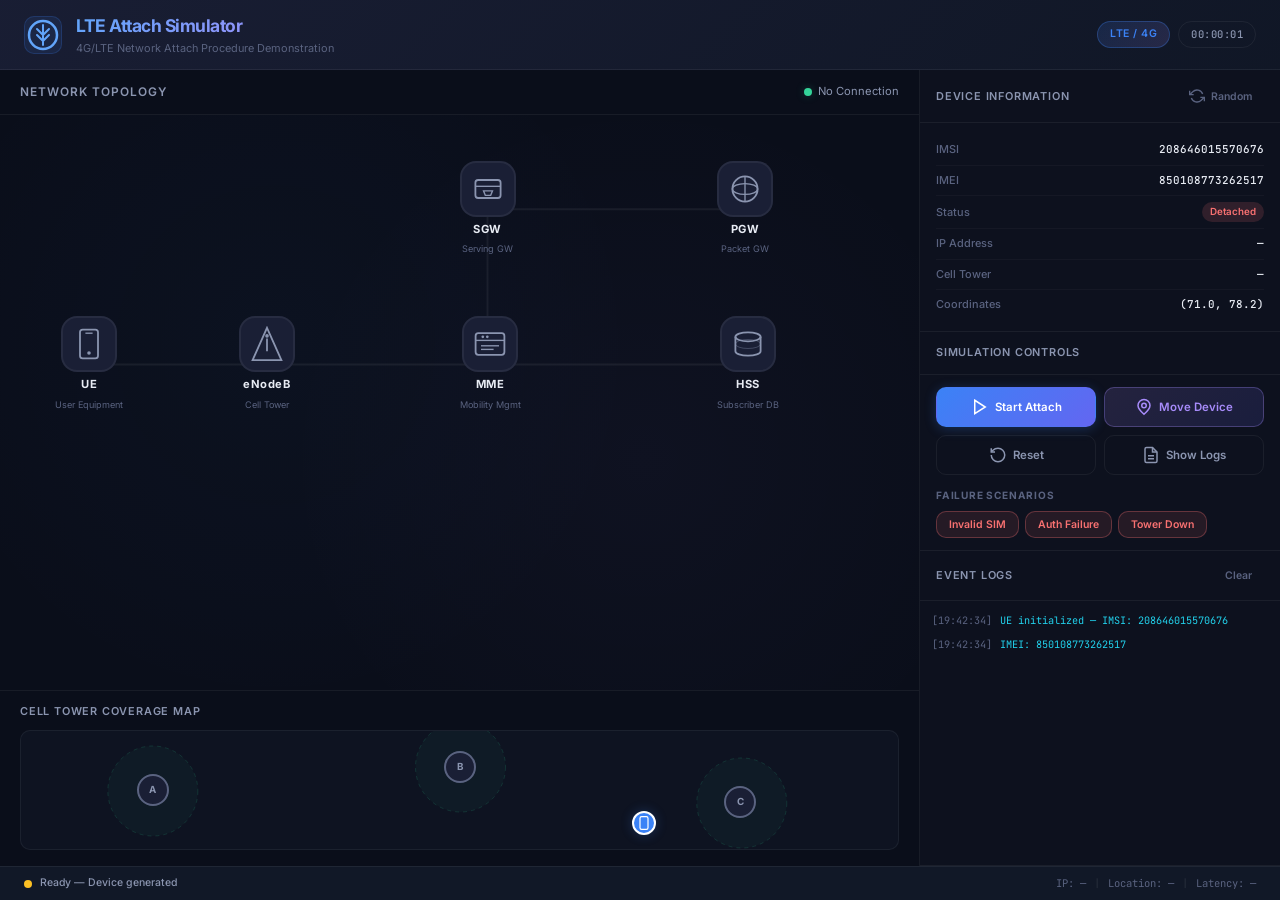
<file: index.html>
<!DOCTYPE html>
<html lang="en">
<head>
  <meta charset="UTF-8">
  <meta name="viewport" content="width=device-width, initial-scale=1.0">
  <meta name="description" content="Interactive LTE Network Attach Procedure Simulator - Demonstrates UE authentication, session creation, and location tracking in an LTE network.">
  <title>LTE Network Attach Simulator</title>
  <link rel="preconnect" href="https://fonts.googleapis.com">
  <link href="https://fonts.googleapis.com/css2?family=Inter:wght@300;400;500;600;700;800&family=JetBrains+Mono:wght@400;500&display=swap" rel="stylesheet">
  <link rel="stylesheet" href="index.css">
</head>
<body>
  <div class="app">
    <!-- Header -->
    <header class="header">
      <div class="header-left">
        <div class="logo">
          <svg width="32" height="32" viewBox="0 0 32 32" fill="none">
            <circle cx="16" cy="16" r="14" stroke="url(#logoGrad)" stroke-width="2.5"/>
            <path d="M16 6 L16 26 M10 10 L16 16 L22 10 M10 16 L16 22 L22 16" stroke="url(#logoGrad)" stroke-width="2" stroke-linecap="round" stroke-linejoin="round"/>
            <defs><linearGradient id="logoGrad" x1="0" y1="0" x2="32" y2="32"><stop stop-color="#60a5fa"/><stop offset="1" stop-color="#a78bfa"/></linearGradient></defs>
          </svg>
        </div>
        <div>
          <h1 class="header-title">LTE Attach Simulator</h1>
          <p class="header-subtitle">4G/LTE Network Attach Procedure Demonstration</p>
        </div>
      </div>
      <div class="header-right">
        <span class="badge" id="networkMode">LTE / 4G</span>
        <span class="badge badge-outline" id="simClock">00:00:00</span>
      </div>
    </header>

    <!-- Main Content -->
    <main class="main">
      <!-- Left: Network Topology -->
      <section class="topology-panel" id="topologyPanel">
        <div class="panel-header">
          <h2>Network Topology</h2>
          <div class="tower-indicator">
            <span class="dot dot-green"></span>
            <span id="currentTower">No Connection</span>
          </div>
        </div>
        <div class="topology-canvas" id="topologyCanvas">
          <!-- SVG connections drawn by JS -->
          <svg class="topology-svg" id="topologySvg"></svg>

          <!-- Network Nodes -->
          <div class="node" id="node-ue" data-label="UE">
            <div class="node-icon">
              <svg viewBox="0 0 40 40"><rect x="10" y="4" width="20" height="32" rx="3" stroke="currentColor" stroke-width="2" fill="none"/><circle cx="20" cy="30" r="2" fill="currentColor"/><line x1="16" y1="8" x2="24" y2="8" stroke="currentColor" stroke-width="1.5"/></svg>
            </div>
            <span class="node-name">UE</span>
            <span class="node-sub">User Equipment</span>
          </div>

          <div class="node" id="node-enodeb" data-label="eNodeB">
            <div class="node-icon">
              <svg viewBox="0 0 40 40"><polygon points="20,2 36,38 4,38" stroke="currentColor" stroke-width="2" fill="none"/><line x1="20" y1="14" x2="20" y2="28" stroke="currentColor" stroke-width="2"/><circle cx="20" cy="11" r="2" fill="currentColor"/></svg>
            </div>
            <span class="node-name">eNodeB</span>
            <span class="node-sub">Cell Tower</span>
          </div>

          <div class="node" id="node-mme" data-label="MME">
            <div class="node-icon">
              <svg viewBox="0 0 40 40"><rect x="4" y="8" width="32" height="24" rx="3" stroke="currentColor" stroke-width="2" fill="none"/><line x1="4" y1="16" x2="36" y2="16" stroke="currentColor" stroke-width="1.5"/><circle cx="12" cy="12" r="1.5" fill="currentColor"/><circle cx="17" cy="12" r="1.5" fill="currentColor"/><line x1="10" y1="22" x2="30" y2="22" stroke="currentColor" stroke-width="1.5"/><line x1="10" y1="26" x2="24" y2="26" stroke="currentColor" stroke-width="1.5"/></svg>
            </div>
            <span class="node-name">MME</span>
            <span class="node-sub">Mobility Mgmt</span>
          </div>

          <div class="node" id="node-hss" data-label="HSS">
            <div class="node-icon">
              <svg viewBox="0 0 40 40"><ellipse cx="20" cy="12" rx="14" ry="5" stroke="currentColor" stroke-width="2" fill="none"/><path d="M6 12 v16 a14 5 0 0 0 28 0 v-16" stroke="currentColor" stroke-width="2" fill="none"/><ellipse cx="20" cy="20" rx="14" ry="5" stroke="currentColor" stroke-width="1" fill="none" opacity="0.4"/></svg>
            </div>
            <span class="node-name">HSS</span>
            <span class="node-sub">Subscriber DB</span>
          </div>

          <div class="node" id="node-sgw" data-label="SGW">
            <div class="node-icon">
              <svg viewBox="0 0 40 40"><rect x="6" y="10" width="28" height="20" rx="3" stroke="currentColor" stroke-width="2" fill="none"/><line x1="6" y1="17" x2="34" y2="17" stroke="currentColor" stroke-width="1.5"/><polygon points="15,22 25,22 23,27 17,27" stroke="currentColor" stroke-width="1.5" fill="none"/></svg>
            </div>
            <span class="node-name">SGW</span>
            <span class="node-sub">Serving GW</span>
          </div>

          <div class="node" id="node-pgw" data-label="PGW">
            <div class="node-icon">
              <svg viewBox="0 0 40 40"><circle cx="20" cy="20" r="14" stroke="currentColor" stroke-width="2" fill="none"/><ellipse cx="20" cy="20" rx="14" ry="6" stroke="currentColor" stroke-width="1.5" fill="none"/><line x1="20" y1="6" x2="20" y2="34" stroke="currentColor" stroke-width="1.5"/></svg>
            </div>
            <span class="node-name">PGW</span>
            <span class="node-sub">Packet GW</span>
          </div>

          <!-- Message Arrow (animated) -->
          <div class="message-arrow" id="messageArrow">
            <span class="message-text" id="messageText"></span>
          </div>
        </div>

        <!-- Tower Map -->
        <div class="tower-map" id="towerMap">
          <h3>Cell Tower Coverage Map</h3>
          <div class="map-canvas" id="mapCanvas">
            <svg class="map-svg" id="mapSvg"></svg>
            <div class="tower-dot" id="tower-a" data-tower="Tower A">A</div>
            <div class="tower-dot" id="tower-b" data-tower="Tower B">B</div>
            <div class="tower-dot" id="tower-c" data-tower="Tower C">C</div>
            <div class="device-dot" id="deviceDot">
              <svg viewBox="0 0 20 20" width="16" height="16"><rect x="5" y="2" width="10" height="16" rx="2" stroke="currentColor" stroke-width="1.5" fill="none"/></svg>
            </div>
          </div>
        </div>
      </section>

      <!-- Right: Controls + Logs -->
      <aside class="side-panel">
        <!-- Device Info -->
        <div class="card device-card" id="deviceCard">
          <div class="card-header">
            <h3>Device Information</h3>
            <button class="btn btn-sm btn-ghost" id="btnRandomDevice" title="Generate Random Device">
              <svg width="16" height="16" viewBox="0 0 24 24" fill="none" stroke="currentColor" stroke-width="2"><path d="M1 4v6h6M23 20v-6h-6"/><path d="M20.49 9A9 9 0 0 0 5.64 5.64L1 10m22 4l-4.64 4.36A9 9 0 0 1 3.51 15"/></svg>
              Random
            </button>
          </div>
          <div class="device-info">
            <div class="info-row"><span class="info-label">IMSI</span><span class="info-value" id="infoIMSI">—</span></div>
            <div class="info-row"><span class="info-label">IMEI</span><span class="info-value" id="infoIMEI">—</span></div>
            <div class="info-row"><span class="info-label">Status</span><span class="info-value status-badge" id="infoStatus">Detached</span></div>
            <div class="info-row"><span class="info-label">IP Address</span><span class="info-value" id="infoIP">—</span></div>
            <div class="info-row"><span class="info-label">Cell Tower</span><span class="info-value" id="infoTower">—</span></div>
            <div class="info-row"><span class="info-label">Coordinates</span><span class="info-value" id="infoCoords">—</span></div>
          </div>
        </div>

        <!-- Controls -->
        <div class="card controls-card">
          <div class="card-header"><h3>Simulation Controls</h3></div>
          <div class="controls-grid">
            <button class="btn btn-primary" id="btnAttach">
              <svg width="18" height="18" viewBox="0 0 24 24" fill="none" stroke="currentColor" stroke-width="2"><polygon points="5 3 19 12 5 21 5 3"/></svg>
              Start Attach
            </button>
            <button class="btn btn-secondary" id="btnMove">
              <svg width="18" height="18" viewBox="0 0 24 24" fill="none" stroke="currentColor" stroke-width="2"><circle cx="12" cy="10" r="3"/><path d="M12 21.7C17.3 17 20 13 20 10a8 8 0 1 0-16 0c0 3 2.7 7 8 11.7z"/></svg>
              Move Device
            </button>
            <button class="btn btn-outline" id="btnReset">
              <svg width="18" height="18" viewBox="0 0 24 24" fill="none" stroke="currentColor" stroke-width="2"><path d="M3 12a9 9 0 1 0 9-9 9.75 9.75 0 0 0-6.74 2.74L3 8"/><path d="M3 3v5h5"/></svg>
              Reset
            </button>
            <button class="btn btn-outline" id="btnLogs">
              <svg width="18" height="18" viewBox="0 0 24 24" fill="none" stroke="currentColor" stroke-width="2"><path d="M14 2H6a2 2 0 0 0-2 2v16a2 2 0 0 0 2 2h12a2 2 0 0 0 2-2V8z"/><polyline points="14 2 14 8 20 8"/><line x1="16" y1="13" x2="8" y2="13"/><line x1="16" y1="17" x2="8" y2="17"/></svg>
              Show Logs
            </button>
          </div>
          <div class="failure-controls">
            <h4>Failure Scenarios</h4>
            <div class="failure-btns">
              <button class="btn btn-danger btn-sm" id="btnInvalidSIM">Invalid SIM</button>
              <button class="btn btn-danger btn-sm" id="btnAuthFail">Auth Failure</button>
              <button class="btn btn-danger btn-sm" id="btnTowerDown">Tower Down</button>
            </div>
          </div>
        </div>

        <!-- Logs -->
        <div class="card logs-card" id="logsCard">
          <div class="card-header">
            <h3>Event Logs</h3>
            <button class="btn btn-sm btn-ghost" id="btnClearLogs">Clear</button>
          </div>
          <div class="logs-container" id="logsContainer">
            <div class="log-placeholder">Click <strong>Start Attach</strong> to begin simulation...</div>
          </div>
        </div>
      </aside>
    </main>

    <!-- Status Bar -->
    <footer class="status-bar">
      <div class="status-left">
        <span class="status-dot" id="statusDot"></span>
        <span id="statusText">Ready — Generate a device to begin</span>
      </div>
      <div class="status-right">
        <span id="statusIP">IP: —</span>
        <span class="status-sep">|</span>
        <span id="statusLocation">Location: —</span>
        <span class="status-sep">|</span>
        <span id="statusLatency">Latency: —</span>
      </div>
    </footer>
  </div>

  <script src="app.js"></script>
</body>
</html>
</file>
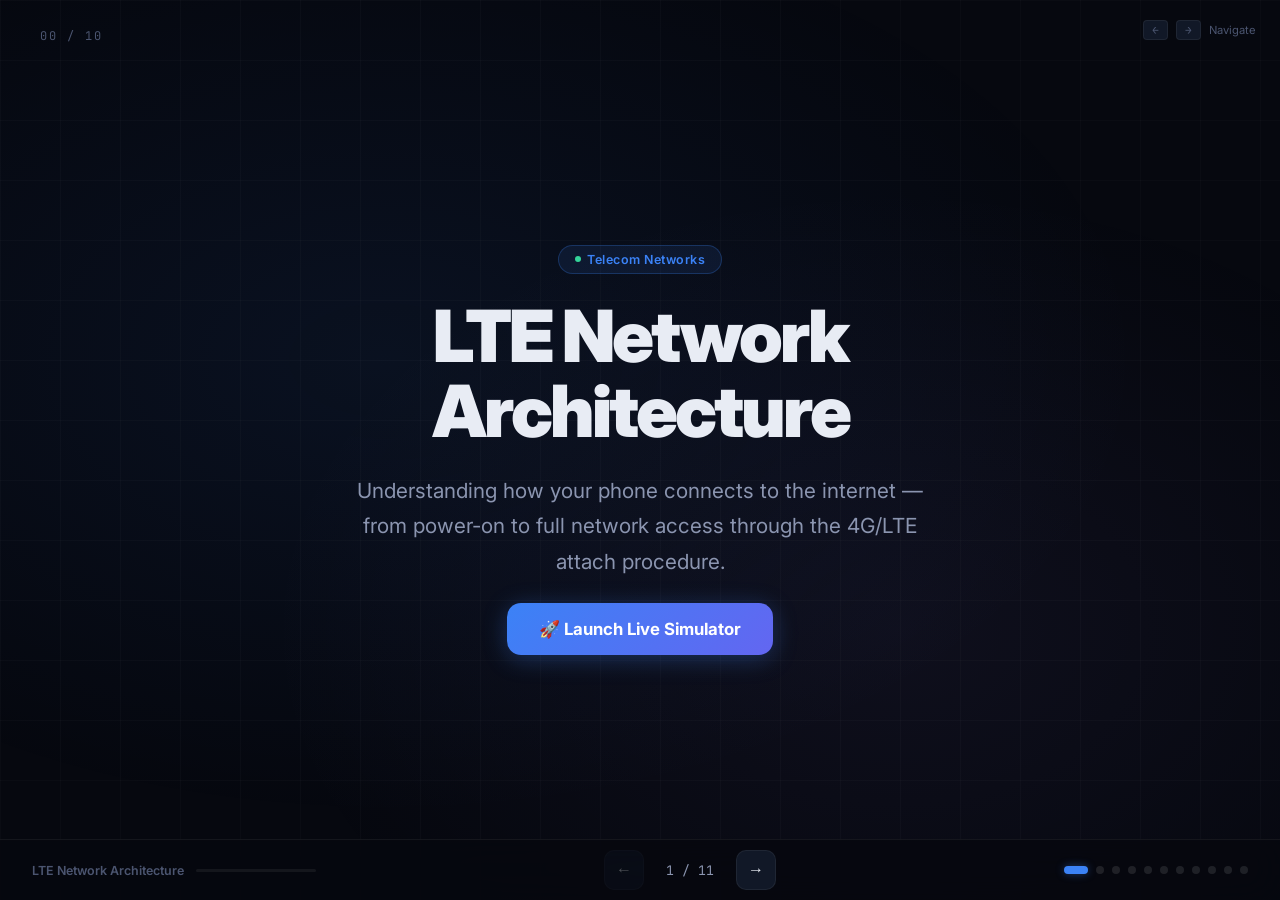
<file: presentation.html>
<!DOCTYPE html>
<html lang="en">
<head>
  <meta charset="UTF-8">
  <meta name="viewport" content="width=device-width, initial-scale=1.0">
  <title>LTE Network Architecture — Presentation</title>
  <link rel="preconnect" href="https://fonts.googleapis.com">
  <link href="https://fonts.googleapis.com/css2?family=Inter:wght@300;400;500;600;700;800;900&family=JetBrains+Mono:wght@400;500;600&display=swap" rel="stylesheet">
  <style>
    /* ===== RESET & BASE ===== */
    *, *::before, *::after { box-sizing: border-box; margin: 0; padding: 0; }

    :root {
      --bg: #06080f;
      --bg-card: #111827;
      --bg-elevated: #1a2035;
      --text: #e8ecf4;
      --text-dim: #8b95b0;
      --text-muted: #4b5570;
      --blue: #3b82f6;
      --cyan: #22d3ee;
      --purple: #a78bfa;
      --green: #34d399;
      --amber: #fbbf24;
      --red: #f87171;
      --pink: #f472b6;
      --border: rgba(255,255,255,0.06);
      --font: 'Inter', -apple-system, sans-serif;
      --mono: 'JetBrains Mono', monospace;
    }

    html, body {
      height: 100%;
      overflow: hidden;
      font-family: var(--font);
      background: var(--bg);
      color: var(--text);
    }

    /* ===== PRESENTATION CONTAINER ===== */
    .presentation {
      width: 100vw;
      height: 100vh;
      position: relative;
      overflow: hidden;
    }

    /* ===== SLIDE ===== */
    .slide {
      position: absolute;
      inset: 0;
      display: flex;
      flex-direction: column;
      justify-content: center;
      align-items: center;
      padding: 60px 80px;
      opacity: 0;
      transform: translateX(60px);
      transition: opacity 0.5s ease, transform 0.5s ease;
      pointer-events: none;
      overflow-y: auto;
    }

    .slide.active {
      opacity: 1;
      transform: translateX(0);
      pointer-events: auto;
      z-index: 10;
    }

    .slide.exit-left {
      opacity: 0;
      transform: translateX(-60px);
    }

    .slide.exit-right {
      opacity: 0;
      transform: translateX(60px);
    }

    /* ===== SLIDE BACKGROUNDS ===== */
    .slide::before {
      content: '';
      position: absolute;
      inset: 0;
      pointer-events: none;
      z-index: 0;
    }

    .slide > * { position: relative; z-index: 1; }

    .slide.bg-glow-blue::before {
      background: radial-gradient(ellipse at 30% 40%, rgba(59,130,246,0.08) 0%, transparent 60%),
                  radial-gradient(ellipse at 70% 70%, rgba(167,139,250,0.06) 0%, transparent 50%);
    }
    .slide.bg-glow-cyan::before {
      background: radial-gradient(ellipse at 50% 30%, rgba(34,211,238,0.07) 0%, transparent 55%),
                  radial-gradient(ellipse at 80% 80%, rgba(59,130,246,0.05) 0%, transparent 50%);
    }
    .slide.bg-glow-purple::before {
      background: radial-gradient(ellipse at 40% 50%, rgba(167,139,250,0.08) 0%, transparent 55%),
                  radial-gradient(ellipse at 70% 20%, rgba(244,114,182,0.05) 0%, transparent 50%);
    }
    .slide.bg-glow-green::before {
      background: radial-gradient(ellipse at 50% 50%, rgba(52,211,153,0.07) 0%, transparent 55%),
                  radial-gradient(ellipse at 20% 80%, rgba(34,211,238,0.04) 0%, transparent 50%);
    }
    .slide.bg-glow-amber::before {
      background: radial-gradient(ellipse at 60% 40%, rgba(251,191,36,0.06) 0%, transparent 55%),
                  radial-gradient(ellipse at 30% 70%, rgba(248,113,113,0.04) 0%, transparent 50%);
    }

    /* Grid overlay for some slides */
    .slide.bg-grid::after {
      content: '';
      position: absolute;
      inset: 0;
      background-image:
        linear-gradient(rgba(255,255,255,0.02) 1px, transparent 1px),
        linear-gradient(90deg, rgba(255,255,255,0.02) 1px, transparent 1px);
      background-size: 60px 60px;
      pointer-events: none;
      z-index: 0;
    }

    /* ===== TYPOGRAPHY ===== */
    .slide-number {
      position: absolute;
      top: 28px;
      left: 40px;
      font-family: var(--mono);
      font-size: 0.75rem;
      color: var(--text-muted);
      letter-spacing: 2px;
    }

    .kicker {
      font-size: 0.85rem;
      font-weight: 700;
      text-transform: uppercase;
      letter-spacing: 3px;
      margin-bottom: 16px;
    }

    .kicker.blue { color: var(--blue); }
    .kicker.cyan { color: var(--cyan); }
    .kicker.purple { color: var(--purple); }
    .kicker.green { color: var(--green); }
    .kicker.amber { color: var(--amber); }
    .kicker.red { color: var(--red); }
    .kicker.pink { color: var(--pink); }

    h1 {
      font-size: 3.5rem;
      font-weight: 900;
      line-height: 1.1;
      letter-spacing: -2px;
      margin-bottom: 20px;
      max-width: 900px;
      text-align: center;
    }

    h1 .grad-blue {
      background: linear-gradient(135deg, #60a5fa, #3b82f6);
      -webkit-background-clip: text; -webkit-text-fill-color: transparent;
      background-clip: text;
    }
    h1 .grad-cyan {
      background: linear-gradient(135deg, #22d3ee, #06b6d4);
      -webkit-background-clip: text; -webkit-text-fill-color: transparent;
      background-clip: text;
    }
    h1 .grad-purple {
      background: linear-gradient(135deg, #a78bfa, #8b5cf6);
      -webkit-background-clip: text; -webkit-text-fill-color: transparent;
      background-clip: text;
    }
    h1 .grad-green {
      background: linear-gradient(135deg, #34d399, #10b981);
      -webkit-background-clip: text; -webkit-text-fill-color: transparent;
      background-clip: text;
    }
    h1 .grad-amber {
      background: linear-gradient(135deg, #fbbf24, #f59e0b);
      -webkit-background-clip: text; -webkit-text-fill-color: transparent;
      background-clip: text;
    }
    h1 .grad-red {
      background: linear-gradient(135deg, #f87171, #ef4444);
      -webkit-background-clip: text; -webkit-text-fill-color: transparent;
      background-clip: text;
    }
    h1 .grad-multi {
      background: linear-gradient(135deg, #60a5fa, #a78bfa, #f472b6);
      -webkit-background-clip: text; -webkit-text-fill-color: transparent;
      background-clip: text;
    }

    h2 {
      font-size: 2.2rem;
      font-weight: 800;
      line-height: 1.2;
      letter-spacing: -1px;
      margin-bottom: 12px;
      text-align: center;
    }

    h3 {
      font-size: 1.3rem;
      font-weight: 700;
      margin-bottom: 8px;
    }

    .subtitle {
      font-size: 1.2rem;
      color: var(--text-dim);
      line-height: 1.7;
      max-width: 700px;
      text-align: center;
      font-weight: 400;
    }

    .content { max-width: 1100px; width: 100%; }

    /* ===== CARDS GRID ===== */
    .cards {
      display: grid;
      gap: 16px;
      margin-top: 32px;
      width: 100%;
      max-width: 1100px;
    }

    .cards.cols-2 { grid-template-columns: 1fr 1fr; }
    .cards.cols-3 { grid-template-columns: 1fr 1fr 1fr; }
    .cards.cols-4 { grid-template-columns: 1fr 1fr 1fr 1fr; }

    .card {
      background: var(--bg-card);
      border: 1px solid var(--border);
      border-radius: 16px;
      padding: 28px 24px;
      transition: transform 0.3s ease, box-shadow 0.3s ease, border-color 0.3s ease;
    }

    .card:hover {
      transform: translateY(-4px);
      box-shadow: 0 12px 40px rgba(0,0,0,0.3);
    }

    .card.blue-card:hover { border-color: rgba(59,130,246,0.4); }
    .card.cyan-card:hover { border-color: rgba(34,211,238,0.4); }
    .card.purple-card:hover { border-color: rgba(167,139,250,0.4); }
    .card.green-card:hover { border-color: rgba(52,211,153,0.4); }
    .card.amber-card:hover { border-color: rgba(251,191,36,0.4); }
    .card.red-card:hover { border-color: rgba(248,113,113,0.4); }

    .card-icon {
      width: 48px;
      height: 48px;
      border-radius: 12px;
      display: flex;
      align-items: center;
      justify-content: center;
      margin-bottom: 16px;
      font-size: 1.5rem;
    }

    .card-icon.bg-blue { background: rgba(59,130,246,0.12); color: var(--blue); }
    .card-icon.bg-cyan { background: rgba(34,211,238,0.12); color: var(--cyan); }
    .card-icon.bg-purple { background: rgba(167,139,250,0.12); color: var(--purple); }
    .card-icon.bg-green { background: rgba(52,211,153,0.12); color: var(--green); }
    .card-icon.bg-amber { background: rgba(251,191,36,0.12); color: var(--amber); }
    .card-icon.bg-red { background: rgba(248,113,113,0.12); color: var(--red); }
    .card-icon.bg-pink { background: rgba(244,114,182,0.12); color: var(--pink); }

    .card h3 { font-size: 1.1rem; margin-bottom: 8px; }
    .card p { font-size: 0.88rem; color: var(--text-dim); line-height: 1.6; }

    .card .tag {
      display: inline-block;
      font-size: 0.7rem;
      font-weight: 600;
      padding: 3px 10px;
      border-radius: 8px;
      margin-top: 10px;
      text-transform: uppercase;
      letter-spacing: 0.5px;
    }

    .tag.blue { background: rgba(59,130,246,0.12); color: var(--blue); }
    .tag.cyan { background: rgba(34,211,238,0.12); color: var(--cyan); }
    .tag.green { background: rgba(52,211,153,0.12); color: var(--green); }
    .tag.purple { background: rgba(167,139,250,0.12); color: var(--purple); }
    .tag.amber { background: rgba(251,191,36,0.12); color: var(--amber); }
    .tag.red { background: rgba(248,113,113,0.12); color: var(--red); }

    /* ===== DIAGRAM: Network Architecture ===== */
    .arch-diagram {
      display: flex;
      align-items: center;
      justify-content: center;
      gap: 12px;
      margin: 36px 0 20px;
      flex-wrap: wrap;
    }

    .arch-node {
      display: flex;
      flex-direction: column;
      align-items: center;
      gap: 8px;
      padding: 16px 20px;
      background: var(--bg-card);
      border: 2px solid var(--border);
      border-radius: 16px;
      min-width: 100px;
      transition: all 0.3s ease;
      cursor: pointer;
      appearance: none;
      color: inherit;
      font: inherit;
    }

    .arch-node:hover {
      transform: scale(1.05);
    }

    .arch-node:focus-visible {
      outline: 2px solid var(--cyan);
      outline-offset: 3px;
    }

    .arch-node.is-active {
      border-color: rgba(34,211,238,0.5);
      box-shadow: 0 0 22px rgba(34,211,238,0.12);
      transform: scale(1.06);
    }

    .arch-node .icon {
      font-size: 2rem;
    }

    .arch-node .label {
      font-weight: 700;
      font-size: 0.95rem;
    }

    .arch-node .desc {
      font-size: 0.7rem;
      color: var(--text-muted);
      text-align: center;
    }

    .arch-node.blue { border-color: rgba(59,130,246,0.4); }
    .arch-node.cyan { border-color: rgba(34,211,238,0.4); }
    .arch-node.purple { border-color: rgba(167,139,250,0.4); }
    .arch-node.green { border-color: rgba(52,211,153,0.4); }
    .arch-node.amber { border-color: rgba(251,191,36,0.4); }
    .arch-node.red { border-color: rgba(248,113,113,0.4); }

    .arch-arrow {
      font-size: 1.5rem;
      color: var(--text-muted);
      animation: arrowPulse 2s ease infinite;
    }

    @keyframes arrowPulse {
      0%, 100% { opacity: 0.4; }
      50% { opacity: 1; }
    }

    .arch-branch {
      display: flex;
      flex-direction: column;
      align-items: center;
      gap: 12px;
    }

    .arch-branch .arch-arrow-down {
      font-size: 1.3rem;
      color: var(--text-muted);
      animation: arrowPulse 2s ease infinite;
    }

    /* ===== COMPONENT EXPLORER ===== */
    .component-panel {
      margin-top: 26px;
      width: 100%;
      max-width: 920px;
      background: var(--bg-card);
      border: 1px solid var(--border);
      border-radius: 16px;
      padding: 18px 22px;
      display: grid;
      gap: 12px;
    }

    .component-header {
      display: flex;
      align-items: center;
      justify-content: space-between;
      gap: 16px;
      flex-wrap: wrap;
    }

    .component-title {
      font-size: 1.1rem;
      font-weight: 800;
    }

    .component-tags {
      display: flex;
      gap: 8px;
      flex-wrap: wrap;
    }

    .component-summary {
      font-size: 0.9rem;
      color: var(--text-dim);
      line-height: 1.6;
    }

    .component-bullets {
      list-style: none;
      display: grid;
      gap: 8px;
    }

    .component-bullets li {
      display: flex;
      gap: 10px;
      font-size: 0.85rem;
      color: var(--text-dim);
      line-height: 1.5;
    }

    .component-bullets .dot {
      width: 6px;
      height: 6px;
      margin-top: 7px;
      border-radius: 50%;
      background: var(--cyan);
      box-shadow: 0 0 8px rgba(34,211,238,0.4);
      flex-shrink: 0;
    }

    .component-hint {
      font-size: 0.75rem;
      color: var(--text-muted);
    }

    /* ===== TIMELINE ===== */
    .timeline {
      display: flex;
      flex-direction: column;
      gap: 0;
      margin-top: 28px;
      width: 100%;
      max-width: 800px;
    }

    .timeline-step {
      display: flex;
      align-items: flex-start;
      gap: 16px;
      position: relative;
      padding-bottom: 18px;
    }

    .timeline-step:last-child { padding-bottom: 0; }

    .timeline-marker {
      width: 36px;
      height: 36px;
      border-radius: 50%;
      display: flex;
      align-items: center;
      justify-content: center;
      font-weight: 800;
      font-size: 0.8rem;
      flex-shrink: 0;
      position: relative;
      z-index: 2;
    }

    .timeline-step:not(:last-child)::before {
      content: '';
      position: absolute;
      left: 17px;
      top: 36px;
      width: 2px;
      height: calc(100% - 36px);
      z-index: 1;
    }

    .timeline-marker.blue { background: rgba(59,130,246,0.2); color: var(--blue); }
    .timeline-marker.cyan { background: rgba(34,211,238,0.2); color: var(--cyan); }
    .timeline-marker.purple { background: rgba(167,139,250,0.2); color: var(--purple); }
    .timeline-marker.green { background: rgba(52,211,153,0.2); color: var(--green); }
    .timeline-marker.amber { background: rgba(251,191,36,0.2); color: var(--amber); }
    .timeline-marker.red { background: rgba(248,113,113,0.2); color: var(--red); }

    .timeline-step:not(:last-child)::before { background: var(--border); }

    .timeline-content h4 {
      font-size: 0.95rem;
      font-weight: 700;
      margin-bottom: 2px;
    }

    .timeline-content p {
      font-size: 0.82rem;
      color: var(--text-dim);
      line-height: 1.5;
    }

    .timeline-content .msg {
      font-family: var(--mono);
      font-size: 0.75rem;
      color: var(--cyan);
      margin-top: 4px;
    }

    /* ===== TWO COLUMN LAYOUT ===== */
    .two-col {
      display: grid;
      grid-template-columns: 1fr 1fr;
      gap: 40px;
      margin-top: 32px;
      max-width: 1100px;
      width: 100%;
      align-items: start;
    }

    .col h3 {
      font-size: 1.2rem;
      margin-bottom: 16px;
    }

    .col ul {
      list-style: none;
      display: flex;
      flex-direction: column;
      gap: 10px;
    }

    .col ul li {
      display: flex;
      gap: 10px;
      font-size: 0.9rem;
      color: var(--text-dim);
      line-height: 1.5;
      align-items: flex-start;
    }

    .col ul li .bullet {
      flex-shrink: 0;
      font-size: 1.1rem;
      margin-top: -2px;
    }

    /* ===== PROTOCOL BOX ===== */
    .proto-box {
      background: var(--bg-card);
      border: 1px solid var(--border);
      border-radius: 12px;
      padding: 20px 24px;
      font-family: var(--mono);
      font-size: 0.8rem;
      line-height: 2;
      margin-top: 16px;
      max-width: 600px;
      width: 100%;
    }

    .proto-box .arrow { color: var(--cyan); }
    .proto-box .label { color: var(--amber); }
    .proto-box .ok { color: var(--green); }
    .proto-box .fail { color: var(--red); }

    /* ===== BIG NUMBER ===== */
    .big-stats {
      display: flex;
      gap: 48px;
      margin: 32px 0;
      flex-wrap: wrap;
      justify-content: center;
    }

    .stat {
      text-align: center;
    }

    .stat .number {
      font-size: 3.2rem;
      font-weight: 900;
      letter-spacing: -2px;
      line-height: 1;
    }

    .stat .number.blue { color: var(--blue); }
    .stat .number.cyan { color: var(--cyan); }
    .stat .number.purple { color: var(--purple); }
    .stat .number.green { color: var(--green); }

    .stat .stat-label {
      font-size: 0.8rem;
      color: var(--text-muted);
      margin-top: 6px;
      font-weight: 600;
      text-transform: uppercase;
      letter-spacing: 1px;
    }

    /* ===== KEY CONCEPTS LIST ===== */
    .concept-list {
      display: flex;
      flex-direction: column;
      gap: 14px;
      margin-top: 24px;
      max-width: 800px;
      width: 100%;
    }

    .concept-item {
      display: flex;
      gap: 14px;
      align-items: center;
      padding: 14px 20px;
      background: var(--bg-card);
      border: 1px solid var(--border);
      border-radius: 12px;
      transition: all 0.3s;
    }

    .concept-item:hover {
      border-color: rgba(59,130,246,0.3);
      transform: translateX(4px);
    }

    .concept-item .emoji {
      font-size: 1.5rem;
      flex-shrink: 0;
    }

    .concept-item .concept-text h4 {
      font-size: 0.95rem;
      font-weight: 700;
      margin-bottom: 2px;
    }

    .concept-item .concept-text p {
      font-size: 0.82rem;
      color: var(--text-dim);
      line-height: 1.5;
    }

    /* ===== NAVIGATION ===== */
    .nav-bar {
      position: fixed;
      bottom: 0;
      left: 0;
      right: 0;
      display: flex;
      align-items: center;
      justify-content: space-between;
      padding: 10px 32px;
      background: rgba(6, 8, 15, 0.85);
      backdrop-filter: blur(20px);
      border-top: 1px solid var(--border);
      z-index: 100;
    }

    .nav-left {
      display: flex;
      align-items: center;
      gap: 12px;
    }

    .nav-title {
      font-size: 0.78rem;
      color: var(--text-muted);
      font-weight: 600;
    }

    .nav-progress {
      width: 120px;
      height: 3px;
      background: rgba(255,255,255,0.06);
      border-radius: 3px;
      overflow: hidden;
    }

    .nav-progress-bar {
      height: 100%;
      background: linear-gradient(90deg, var(--blue), var(--purple));
      border-radius: 3px;
      transition: width 0.4s ease;
    }

    .nav-center {
      display: flex;
      align-items: center;
      gap: 16px;
    }

    .nav-btn {
      width: 40px;
      height: 40px;
      border: 1px solid var(--border);
      border-radius: 10px;
      background: var(--bg-card);
      color: var(--text);
      display: flex;
      align-items: center;
      justify-content: center;
      cursor: pointer;
      transition: all 0.2s;
      font-size: 1rem;
    }

    .nav-btn:hover { border-color: var(--blue); background: var(--bg-elevated); }
    .nav-btn:disabled { opacity: 0.3; cursor: not-allowed; }

    .nav-page {
      font-family: var(--mono);
      font-size: 0.82rem;
      color: var(--text-dim);
      min-width: 60px;
      text-align: center;
    }

    .nav-right {
      display: flex;
      gap: 8px;
    }

    .nav-dot {
      width: 8px;
      height: 8px;
      border-radius: 50%;
      background: rgba(255,255,255,0.1);
      cursor: pointer;
      transition: all 0.3s;
    }

    .nav-dot.active {
      background: var(--blue);
      box-shadow: 0 0 8px rgba(59,130,246,0.4);
      width: 24px;
      border-radius: 4px;
    }

    .nav-dot:hover:not(.active) { background: rgba(255,255,255,0.2); }

    /* ===== SPECIAL: TITLE SLIDE ===== */
    .title-badge {
      display: inline-flex;
      align-items: center;
      gap: 6px;
      padding: 6px 16px;
      background: rgba(59,130,246,0.1);
      border: 1px solid rgba(59,130,246,0.25);
      border-radius: 24px;
      font-size: 0.78rem;
      font-weight: 600;
      color: var(--blue);
      margin-bottom: 24px;
      letter-spacing: 0.5px;
    }

    .title-badge .dot {
      width: 6px;
      height: 6px;
      border-radius: 50%;
      background: var(--green);
      animation: blink 1.5s infinite;
    }

    @keyframes blink {
      0%, 100% { opacity: 1; }
      50% { opacity: 0.3; }
    }

    .title-big {
      font-size: 4.5rem;
      font-weight: 900;
      letter-spacing: -3px;
      line-height: 1.05;
      text-align: center;
      margin-bottom: 24px;
    }

    .title-sub {
      font-size: 1.3rem;
      color: var(--text-dim);
      text-align: center;
      max-width: 600px;
      line-height: 1.7;
    }

    /* ===== COMPARISON TABLE ===== */
    .comp-table {
      width: 100%;
      max-width: 900px;
      border-collapse: collapse;
      margin-top: 28px;
      font-size: 0.88rem;
    }

    .comp-table th {
      text-align: left;
      padding: 12px 16px;
      font-weight: 700;
      color: var(--text-dim);
      text-transform: uppercase;
      font-size: 0.72rem;
      letter-spacing: 1px;
      border-bottom: 2px solid var(--border);
    }

    .comp-table td {
      padding: 14px 16px;
      border-bottom: 1px solid var(--border);
      color: var(--text-dim);
      line-height: 1.5;
    }

    .comp-table tr:hover td {
      background: rgba(59,130,246,0.03);
    }

    .comp-table td:first-child {
      font-weight: 700;
      color: var(--text);
    }

    /* ===== ANIMATION: Appear items ===== */
    .appear-item {
      opacity: 0;
      transform: translateY(16px);
      transition: opacity 0.4s ease, transform 0.4s ease;
    }

    .slide.active .appear-item {
      opacity: 1;
      transform: translateY(0);
    }

    .slide.active .appear-item:nth-child(1) { transition-delay: 0.1s; }
    .slide.active .appear-item:nth-child(2) { transition-delay: 0.2s; }
    .slide.active .appear-item:nth-child(3) { transition-delay: 0.3s; }
    .slide.active .appear-item:nth-child(4) { transition-delay: 0.4s; }
    .slide.active .appear-item:nth-child(5) { transition-delay: 0.5s; }
    .slide.active .appear-item:nth-child(6) { transition-delay: 0.6s; }
    .slide.active .appear-item:nth-child(7) { transition-delay: 0.7s; }
    .slide.active .appear-item:nth-child(8) { transition-delay: 0.8s; }
    .slide.active .appear-item:nth-child(9) { transition-delay: 0.9s; }
    .slide.active .appear-item:nth-child(10) { transition-delay: 1.0s; }

    /* ===== DEMO BUTTON ===== */
    .demo-btn {
      display: inline-flex;
      align-items: center;
      gap: 10px;
      padding: 16px 32px;
      background: linear-gradient(135deg, var(--blue), #6366f1);
      color: white;
      border: none;
      border-radius: 14px;
      font-size: 1.05rem;
      font-weight: 700;
      cursor: pointer;
      transition: all 0.3s;
      text-decoration: none;
      margin-top: 24px;
      box-shadow: 0 4px 24px rgba(59,130,246,0.3);
    }

    .demo-btn:hover {
      transform: translateY(-2px);
      box-shadow: 0 8px 32px rgba(59,130,246,0.4);
    }

    /* ===== QUOTE ===== */
    .quote-box {
      border-left: 3px solid var(--purple);
      padding: 16px 24px;
      background: rgba(167,139,250,0.05);
      border-radius: 0 12px 12px 0;
      margin-top: 20px;
      max-width: 700px;
    }

    .quote-box p {
      font-size: 1rem;
      color: var(--text-dim);
      line-height: 1.7;
      font-style: italic;
    }

    /* ===== KEYBOARD HINT ===== */
    .key-hint {
      position: fixed;
      top: 20px;
      right: 24px;
      font-size: 0.7rem;
      color: var(--text-muted);
      z-index: 100;
      display: flex;
      gap: 8px;
      align-items: center;
    }

    .key {
      display: inline-flex;
      align-items: center;
      justify-content: center;
      padding: 2px 8px;
      background: var(--bg-card);
      border: 1px solid var(--border);
      border-radius: 4px;
      font-family: var(--mono);
      font-size: 0.7rem;
      min-width: 24px;
    }

    /* ===== HANDOVER DIAGRAM ===== */
    .handover-visual {
      display: flex;
      align-items: center;
      justify-content: center;
      gap: 32px;
      margin: 28px 0;
    }

    .tower-visual {
      display: flex;
      flex-direction: column;
      align-items: center;
      gap: 8px;
    }

    .tower-icon {
      width: 64px;
      height: 64px;
      border-radius: 50%;
      display: flex;
      align-items: center;
      justify-content: center;
      font-size: 1.8rem;
      border: 2px solid var(--border);
      background: var(--bg-card);
      transition: all 0.3s;
    }

    .tower-icon.glow-green {
      border-color: var(--green);
      box-shadow: 0 0 20px rgba(52,211,153,0.2);
    }

    .tower-icon.glow-red {
      border-color: var(--red);
      opacity: 0.5;
    }

    .tower-label { font-size: 0.85rem; font-weight: 700; }
    .tower-sub { font-size: 0.7rem; color: var(--text-muted); }

    .handover-arrow {
      display: flex;
      flex-direction: column;
      align-items: center;
      gap: 4px;
    }

    .handover-arrow .arrow-line {
      font-size: 2rem;
      color: var(--amber);
      animation: arrowMove 1.5s ease-in-out infinite;
    }

    @keyframes arrowMove {
      0%, 100% { transform: translateX(-4px); }
      50% { transform: translateX(4px); }
    }

    .handover-arrow .arrow-label {
      font-size: 0.72rem;
      color: var(--amber);
      font-weight: 700;
      text-transform: uppercase;
      letter-spacing: 1px;
    }

    .small-note {
      font-size: 0.78rem;
      color: var(--text-muted);
      margin-top: 8px;
      text-align: center;
      line-height: 1.6;
      max-width: 600px;
    }
  </style>
</head>
<body>

<div class="presentation" id="presentation">

  <!-- ===== SLIDE 0: TITLE ===== -->
  <div class="slide active bg-glow-blue bg-grid" data-slide="0">
    <span class="slide-number">00 / 10</span>
    <div class="title-badge"><span class="dot"></span> Telecom Networks</div>
    <div class="title-big">
      <span class="grad-multi">LTE Network</span><br>Architecture
    </div>
    <p class="title-sub">
      Understanding how your phone connects to the internet — from power-on to full network access through the 4G/LTE attach procedure.
    </p>
    <a class="demo-btn" href="index.html" target="_blank">
      🚀 Launch Live Simulator
    </a>
  </div>

  <!-- ===== SLIDE 1: WHAT IS LTE ===== -->
  <div class="slide bg-glow-cyan" data-slide="1">
    <span class="slide-number">01 / 10</span>
    <p class="kicker cyan">Introduction</p>
    <h1>What is <span class="grad-cyan">LTE</span>?</h1>
    <p class="subtitle">Long Term Evolution — the standard for high-speed wireless communication for mobile devices.</p>

    <div class="big-stats">
      <div class="stat appear-item"><div class="number cyan">4G</div><div class="stat-label">Generation</div></div>
      <div class="stat appear-item"><div class="number blue">300</div><div class="stat-label">Mbps Download</div></div>
      <div class="stat appear-item"><div class="number purple">75</div><div class="stat-label">Mbps Upload</div></div>
      <div class="stat appear-item"><div class="number green">&lt;10ms</div><div class="stat-label">Latency</div></div>
    </div>

    <div class="concept-list">
      <div class="concept-item appear-item">
        <span class="emoji">📡</span>
        <div class="concept-text">
          <h4>All-IP Architecture</h4>
          <p>Unlike 2G/3G, LTE uses IP for all traffic — voice, video, and data travel the same way.</p>
        </div>
      </div>
      <div class="concept-item appear-item">
        <span class="emoji">⚡</span>
        <div class="concept-text">
          <h4>OFDMA/SC-FDMA</h4>
          <p>Uses Orthogonal Frequency Division Multiple Access for downlink, enabling efficient spectrum allocation.</p>
        </div>
      </div>
      <div class="concept-item appear-item">
        <span class="emoji">🌍</span>
        <div class="concept-text">
          <h4>Global Standard (3GPP)</h4>
          <p>Defined by the 3rd Generation Partnership Project — used by every major carrier worldwide.</p>
        </div>
      </div>
    </div>
  </div>

  <!-- ===== SLIDE 2: LTE vs Older Generations ===== -->
  <div class="slide bg-glow-purple" data-slide="2">
    <span class="slide-number">02 / 10</span>
    <p class="kicker purple">Context</p>
    <h1>Evolution of <span class="grad-purple">Mobile Networks</span></h1>
    <p class="subtitle">Each generation brought massive improvements in speed, capacity, and architecture.</p>

    <table class="comp-table appear-item">
      <thead>
        <tr><th>Generation</th><th>Technology</th><th>Speed</th><th>Key Feature</th></tr>
      </thead>
      <tbody>
        <tr><td>2G (GSM)</td><td>Circuit-switched</td><td>~40 Kbps</td><td>SMS, basic voice</td></tr>
        <tr><td>3G (UMTS)</td><td>WCDMA</td><td>~2 Mbps</td><td>Mobile internet, video calls</td></tr>
        <tr><td style="color:var(--cyan); font-weight:800">4G (LTE)</td><td style="color:var(--cyan)">OFDMA / All-IP</td><td style="color:var(--cyan)">~300 Mbps</td><td style="color:var(--cyan)">Streaming, VoLTE, IoT</td></tr>
        <tr><td>5G (NR)</td><td>mmWave / sub-6</td><td>~10 Gbps</td><td>Ultra-low latency, massive IoT</td></tr>
      </tbody>
    </table>

    <div class="quote-box appear-item">
      <p>"LTE was the first mobile architecture to go fully packet-switched, eliminating legacy circuit-switching for voice and making everything run over IP."</p>
    </div>
  </div>

  <!-- ===== SLIDE 3: LTE ARCHITECTURE OVERVIEW ===== -->
  <div class="slide bg-glow-blue bg-grid" data-slide="3">
    <span class="slide-number">03 / 10</span>
    <p class="kicker blue">Architecture</p>
    <h1>LTE Network <span class="grad-blue">Components</span></h1>
    <p class="subtitle">The LTE network is split into three domains, each handling a specific part of the communication chain.</p>

    <div class="cards cols-3" style="margin-top:28px;">
      <div class="card blue-card appear-item" style="text-align:center;">
        <div class="card-icon bg-blue" style="margin:0 auto 12px;">📱</div>
        <h3>User Equipment (UE)</h3>
        <p>Your phone, tablet, or modem.<br>Holds the SIM that proves who you are.</p>
        <span class="tag blue">End User</span>
      </div>
      <div class="card cyan-card appear-item" style="text-align:center;">
        <div class="card-icon bg-cyan" style="margin:0 auto 12px;">📡</div>
        <h3>E-UTRAN (Radio)</h3>
        <p>The radio network. eNodeB towers give you signal and connect you to LTE.</p>
        <span class="tag cyan">Access Network</span>
      </div>
      <div class="card purple-card appear-item" style="text-align:center;">
        <div class="card-icon bg-purple" style="margin:0 auto 12px;">🧠</div>
        <h3>EPC (Core)</h3>
        <p>The core network. It checks your SIM, starts a session, and links you to the internet.</p>
        <span class="tag purple">Core Network</span>
      </div>
    </div>

    <div class="arch-diagram appear-item">
      <button class="arch-node blue component-trigger" data-component="ue" type="button">
        <span class="icon">📱</span><span class="label">UE</span>
      </button>
      <span class="arch-arrow">→</span>
      <button class="arch-node cyan component-trigger" data-component="enodeb" type="button">
        <span class="icon">📡</span><span class="label">eNodeB</span>
      </button>
      <span class="arch-arrow">→</span>
      <div class="arch-branch">
        <div style="display:flex;align-items:center;gap:12px;">
          <button class="arch-node purple component-trigger" data-component="mme" type="button">
            <span class="icon">🧠</span><span class="label">MME</span>
          </button>
          <span class="arch-arrow">↔</span>
          <button class="arch-node amber component-trigger" data-component="hss" type="button">
            <span class="icon">🗄️</span><span class="label">HSS</span>
          </button>
        </div>
        <span class="arch-arrow-down">↕</span>
        <div style="display:flex;align-items:center;gap:12px;">
          <button class="arch-node green component-trigger" data-component="sgw" type="button">
            <span class="icon">🔀</span><span class="label">SGW</span>
          </button>
          <span class="arch-arrow">→</span>
          <button class="arch-node red component-trigger" data-component="pgw" type="button">
            <span class="icon">🌐</span><span class="label">PGW</span>
          </button>
        </div>
      </div>
    </div>

    <div class="component-panel appear-item" id="componentPanel">
      <div class="component-header">
        <div class="component-title" id="componentTitle">eNodeB — Evolved Node B</div>
        <div class="component-tags" id="componentTags"></div>
      </div>
      <p class="component-summary" id="componentSummary">
        The LTE tower that gives you signal and links your device to the core network.
      </p>
      <ul class="component-bullets" id="componentBullets"></ul>
      <div class="component-hint">Tip: click a node above to see simple talking points.</div>
    </div>
  </div>

  <!-- ===== SLIDE 4: ATTACH OVERVIEW ===== -->
  <div class="slide bg-glow-blue bg-grid" data-slide="4">
    <span class="slide-number">04 / 10</span>
    <p class="kicker blue">Core Process</p>
    <h1>The <span class="grad-blue">Attach Procedure</span></h1>
    <p class="subtitle">When you power on your phone, this exact sequence happens before you get internet access. It takes less than 2 seconds in real life.</p>

    <div class="big-stats">
      <div class="stat appear-item"><div class="number blue">10</div><div class="stat-label">Steps</div></div>
      <div class="stat appear-item"><div class="number cyan">6</div><div class="stat-label">Entities</div></div>
      <div class="stat appear-item"><div class="number purple">~1.5s</div><div class="stat-label">Real Duration</div></div>
      <div class="stat appear-item"><div class="number green">4</div><div class="stat-label">Protocols</div></div>
    </div>

    <div class="proto-box appear-item">
      <div><span class="label">Protocols involved:</span></div>
      <div>  <span class="arrow">NAS</span>  — Non-Access Stratum (UE ↔ MME signaling)</div>
      <div>  <span class="arrow">S1-AP</span> — S1 Application Protocol (eNodeB ↔ MME)</div>
      <div>  <span class="arrow">GTP-C</span> — GPRS Tunneling Protocol (SGW ↔ PGW)</div>
      <div>  <span class="arrow">Diameter</span> — (MME ↔ HSS authentication)</div>
    </div>
  </div>

  <!-- ===== SLIDE 5: ATTACH STEPS 1-5 ===== -->
  <div class="slide bg-glow-cyan" data-slide="5">
    <span class="slide-number">05 / 10</span>
    <p class="kicker cyan">Attach Procedure — Phase 1</p>
    <h2>Steps 1–5: <span style="color:var(--cyan)">Discovery & Authentication</span></h2>

    <div class="timeline">
      <div class="timeline-step appear-item">
        <div class="timeline-marker blue">1</div>
        <div class="timeline-content">
          <h4>UE Powers On</h4>
          <p>Device initializes radio, reads SIM card (USIM), retrieves IMSI and authentication keys.</p>
        </div>
      </div>
      <div class="timeline-step appear-item">
        <div class="timeline-marker cyan">2</div>
        <div class="timeline-content">
          <h4>Cell Search</h4>
          <p>UE scans frequencies, finds the strongest eNodeB signal, synchronizes timing, and reads the System Information Block (SIB).</p>
          <div class="msg">UE measures RSRP/RSRQ → selects best cell</div>
        </div>
      </div>
      <div class="timeline-step appear-item">
        <div class="timeline-marker purple">3</div>
        <div class="timeline-content">
          <h4>Attach Request</h4>
          <p>UE sends NAS Attach Request containing IMSI, UE capabilities, and requested PDN type to the eNodeB.</p>
          <div class="msg">UE → eNodeB : RRC Connection + Attach Request</div>
        </div>
      </div>
      <div class="timeline-step appear-item">
        <div class="timeline-marker purple">4</div>
        <div class="timeline-content">
          <h4>Forward to MME</h4>
          <p>eNodeB wraps the message in S1-AP and sends it to the MME over the S1 interface.</p>
          <div class="msg">eNodeB → MME : Initial UE Message (S1-AP)</div>
        </div>
      </div>
      <div class="timeline-step appear-item">
        <div class="timeline-marker amber">5</div>
        <div class="timeline-content">
          <h4>HSS Authentication Query</h4>
          <p>MME contacts the HSS via Diameter protocol to fetch authentication vectors for the subscriber's IMSI.</p>
          <div class="msg">MME → HSS : Authentication Info Request (Diameter)</div>
        </div>
      </div>
    </div>
  </div>

  <!-- ===== SLIDE 6: ATTACH STEPS 6-10 ===== -->
  <div class="slide bg-glow-green" data-slide="6">
    <span class="slide-number">06 / 10</span>
    <p class="kicker green">Attach Procedure — Phase 2</p>
    <h2>Steps 6–10: <span style="color:var(--green)">Security & Session</span></h2>

    <div class="timeline">
      <div class="timeline-step appear-item">
        <div class="timeline-marker amber">6</div>
        <div class="timeline-content">
          <h4>EPS-AKA Authentication</h4>
          <p>MME sends a challenge (RAND, AUTN) to the UE. UE verifies network authenticity and responds with RES. MME compares RES with XRES.</p>
          <div class="msg">MME → UE : Auth Request | UE → MME : Auth Response</div>
        </div>
      </div>
      <div class="timeline-step appear-item">
        <div class="timeline-marker purple">7</div>
        <div class="timeline-content">
          <h4>NAS Security Mode</h4>
          <p>MME and UE negotiate encryption (EEA) and integrity (EIA) algorithms. All further NAS messages are protected.</p>
          <div class="msg">Security Mode Command → Security Mode Complete</div>
        </div>
      </div>
      <div class="timeline-step appear-item">
        <div class="timeline-marker green">8</div>
        <div class="timeline-content">
          <h4>Create Session (GTP)</h4>
          <p>MME sends Create Session Request to SGW, which forwards to PGW. This establishes the data path (bearer).</p>
          <div class="msg">MME → SGW → PGW : Create Session Request (GTP-C)</div>
        </div>
      </div>
      <div class="timeline-step appear-item">
        <div class="timeline-marker green">9</div>
        <div class="timeline-content">
          <h4>IP Address Assigned</h4>
          <p>PGW allocates an IP address from its pool and returns it via SGW back to the MME. The default bearer is now established.</p>
          <div class="msg">PGW → SGW → MME : IP = 10.20.x.x, QCI = 9</div>
        </div>
      </div>
      <div class="timeline-step appear-item">
        <div class="timeline-marker blue">10</div>
        <div class="timeline-content">
          <h4>Attach Complete ✓</h4>
          <p>MME sends Attach Accept to UE. UE responds with Attach Complete. Device is now registered and has internet access!</p>
          <div class="msg">✓ Status: ATTACHED | Internet Access: ACTIVE</div>
        </div>
      </div>
    </div>
  </div>

  <!-- ===== SLIDE 7: AUTHENTICATION DEEP DIVE ===== -->
  <div class="slide bg-glow-amber" data-slide="7">
    <span class="slide-number">07 / 10</span>
    <p class="kicker amber">Security</p>
    <h1><span class="grad-amber">EPS-AKA</span> Authentication</h1>
    <p class="subtitle">Evolved Packet System — Authentication and Key Agreement. The mutual authentication protocol that protects LTE networks.</p>

    <div class="two-col" style="margin-top:24px;">
      <div class="col">
        <div class="concept-list" style="margin-top:0;">
          <div class="concept-item appear-item">
            <span class="emoji">🔑</span>
            <div class="concept-text">
              <h4>Shared Secret Key (K)</h4>
              <p>Pre-shared between SIM card and HSS. Never transmitted over the air.</p>
            </div>
          </div>
          <div class="concept-item appear-item">
            <span class="emoji">🎲</span>
            <div class="concept-text">
              <h4>RAND (Random Challenge)</h4>
              <p>HSS generates random number. UE must produce the correct response using key K.</p>
            </div>
          </div>
          <div class="concept-item appear-item">
            <span class="emoji">🔐</span>
            <div class="concept-text">
              <h4>Mutual Authentication</h4>
              <p>UE also verifies the network using AUTN — prevents fake base station attacks.</p>
            </div>
          </div>
          <div class="concept-item appear-item">
            <span class="emoji">🛡️</span>
            <div class="concept-text">
              <h4>KASME (Session Key)</h4>
              <p>Derived key used for all further encryption. Changes every session for forward secrecy.</p>
            </div>
          </div>
        </div>
      </div>
      <div class="col">
        <div class="proto-box appear-item" style="margin-top:0;">
          <div style="color:var(--text);font-weight:700;margin-bottom:8px;">Authentication Flow:</div>
          <div><span class="label">HSS</span> generates: RAND, XRES, AUTN, KASME</div>
          <div><span class="arrow">→</span> sends Auth Vector to <span class="label">MME</span></div>
          <div></div>
          <div><span class="label">MME</span> <span class="arrow">→</span> <span class="label">UE</span> : RAND + AUTN</div>
          <div></div>
          <div><span class="label">UE</span> verifies AUTN using key K</div>
          <div>  <span class="ok">✓ Network is genuine</span></div>
          <div><span class="label">UE</span> computes RES from RAND + K</div>
          <div></div>
          <div><span class="label">UE</span> <span class="arrow">→</span> <span class="label">MME</span> : RES</div>
          <div></div>
          <div><span class="label">MME</span> compares RES == XRES</div>
          <div>  <span class="ok">✓ Subscriber authenticated</span></div>
        </div>
      </div>
    </div>
  </div>

  <!-- ===== SLIDE 8: HANDOVER & MOBILITY ===== -->
  <div class="slide bg-glow-green" data-slide="8">
    <span class="slide-number">08 / 10</span>
    <p class="kicker green">Mobility</p>
    <h1>Cell <span class="grad-green">Handover</span></h1>
    <p class="subtitle">When you move from one tower's coverage to another, the network seamlessly transfers your connection — without dropping the call or session.</p>

    <div class="handover-visual appear-item">
      <div class="tower-visual">
        <div class="tower-icon glow-red">📡</div>
        <span class="tower-label">Tower A</span>
        <span class="tower-sub" style="color:var(--red)">Signal weakening</span>
      </div>
      <div class="handover-arrow">
        <span class="arrow-line">⟹</span>
        <span class="arrow-label">X2 Handover</span>
      </div>
      <div class="tower-visual">
        <div class="tower-icon glow-green">📡</div>
        <span class="tower-label">Tower B</span>
        <span class="tower-sub" style="color:var(--green)">Stronger signal</span>
      </div>
    </div>

    <div class="concept-list" style="max-width:750px;">
      <div class="concept-item appear-item">
        <span class="emoji">📊</span>
        <div class="concept-text">
          <h4>1. Measurement Report</h4>
          <p>UE continuously measures signal strength of neighboring cells and reports to the serving eNodeB.</p>
        </div>
      </div>
      <div class="concept-item appear-item">
        <span class="emoji">📋</span>
        <div class="concept-text">
          <h4>2. Handover Decision</h4>
          <p>Source eNodeB decides to handover based on A3 event (neighbor stronger than serving by offset).</p>
        </div>
      </div>
      <div class="concept-item appear-item">
        <span class="emoji">🔄</span>
        <div class="concept-text">
          <h4>3. X2 Handover</h4>
          <p>Source eNodeB sends HO Request to target, context is transferred, UE switches. SGW path is updated via MME.</p>
        </div>
      </div>
    </div>
  </div>

  <!-- ===== SLIDE 9: FAILURE SCENARIOS ===== -->
  <div class="slide bg-glow-amber" data-slide="9">
    <span class="slide-number">09 / 10</span>
    <p class="kicker red">Error Handling</p>
    <h1>Failure <span class="grad-red">Scenarios</span></h1>
    <p class="subtitle">Not every attach attempt succeeds. The LTE network handles errors gracefully with specific rejection causes.</p>

    <div class="cards cols-3" style="margin-top:28px;">
      <div class="card red-card appear-item">
        <div class="card-icon bg-red">🚫</div>
        <h3>Invalid SIM</h3>
        <p>The IMSI on the SIM card is not found in the HSS database. The subscriber is unknown to the network.</p>
        <div class="proto-box" style="margin-top:12px;font-size:0.72rem;padding:12px;">
          <div><span class="label">HSS</span> <span class="arrow">→</span> <span class="label">MME</span></div>
          <div><span class="fail">IMSI not found</span></div>
          <div>Cause: <span class="fail">#2 IMSI Unknown</span></div>
        </div>
        <span class="tag red">EMM Cause #2</span>
      </div>
      <div class="card amber-card appear-item">
        <div class="card-icon bg-amber">⚠️</div>
        <h3>Authentication Failure</h3>
        <p>The UE failed to produce the correct RES response. Could mean tampered SIM or key mismatch between SIM and HSS.</p>
        <div class="proto-box" style="margin-top:12px;font-size:0.72rem;padding:12px;">
          <div><span class="label">UE</span> <span class="arrow">→</span> <span class="label">MME</span></div>
          <div><span class="fail">MAC mismatch</span></div>
          <div>Cause: <span class="fail">RES ≠ XRES</span></div>
        </div>
        <span class="tag amber">EMM Cause #20</span>
      </div>
      <div class="card blue-card appear-item">
        <div class="card-icon bg-blue">📡</div>
        <h3>Tower Unreachable</h3>
        <p>No eNodeB signal detected. Could be caused by outage, out-of-coverage area, or radio interference.</p>
        <div class="proto-box" style="margin-top:12px;font-size:0.72rem;padding:12px;">
          <div class="fail">No cell detected</div>
          <div class="fail">RRC Connection Failure</div>
          <div>Cause: <span class="fail">No Coverage</span></div>
        </div>
        <span class="tag blue">RRC Failure</span>
      </div>
    </div>
  </div>

  <!-- ===== SLIDE 10: LIVE DEMO / CONCLUSION ===== -->
  <div class="slide bg-glow-blue bg-grid" data-slide="10">
    <span class="slide-number">10 / 10</span>
    <p class="kicker pink">Conclusion</p>
    <div class="title-big" style="font-size:3.5rem;">
      <span class="grad-multi">Live Demo</span> Time
    </div>
    <p class="subtitle" style="margin-bottom:8px;">Let's see all of these concepts in action with the interactive LTE Network Attach Simulator.</p>

    <a class="demo-btn" href="index.html" target="_blank">🚀 Launch Simulator</a>

    <div class="cards cols-4" style="margin-top:40px; max-width:900px;">
      <div class="card blue-card appear-item" style="text-align:center; padding:20px 14px;">
        <div style="font-size:1.6rem;margin-bottom:8px;">▶️</div>
        <h3 style="font-size:0.85rem;">1. Start Attach</h3>
        <p style="font-size:0.75rem;">Watch the full 10-step procedure animate</p>
      </div>
      <div class="card red-card appear-item" style="text-align:center; padding:20px 14px;">
        <div style="font-size:1.6rem;margin-bottom:8px;">🚫</div>
        <h3 style="font-size:0.85rem;">2. Test Failures</h3>
        <p style="font-size:0.75rem;">Invalid SIM, Auth Failure, Tower Down</p>
      </div>
      <div class="card green-card appear-item" style="text-align:center; padding:20px 14px;">
        <div style="font-size:1.6rem;margin-bottom:8px;">📍</div>
        <h3 style="font-size:0.85rem;">3. Move Device</h3>
        <p style="font-size:0.75rem;">Trigger an X2 handover between towers</p>
      </div>
      <div class="card purple-card appear-item" style="text-align:center; padding:20px 14px;">
        <div style="font-size:1.6rem;margin-bottom:8px;">📋</div>
        <h3 style="font-size:0.85rem;">4. Read Logs</h3>
        <p style="font-size:0.75rem;">Every protocol message is timestamped</p>
      </div>
    </div>

    <div class="concept-list appear-item" style="margin-top:32px; max-width:700px;">
      <div class="concept-item">
        <span class="emoji">🎓</span>
        <div class="concept-text">
          <h4>Key Takeaways</h4>
          <p>LTE uses an all-IP flat architecture. The attach procedure involves mutual authentication (EPS-AKA), NAS security, GTP tunneling for data, and seamless handover for mobility — all in under 2 seconds.</p>
        </div>
      </div>
    </div>
  </div>
</div>

<!-- ===== NAVIGATION BAR ===== -->
<div class="nav-bar">
  <div class="nav-left">
    <span class="nav-title">LTE Network Architecture</span>
    <div class="nav-progress"><div class="nav-progress-bar" id="progressBar" style="width:0%"></div></div>
  </div>
  <div class="nav-center">
    <button class="nav-btn" id="btnPrev" title="Previous Slide">←</button>
    <span class="nav-page" id="navPage">1 / 11</span>
    <button class="nav-btn" id="btnNext" title="Next Slide">→</button>
  </div>
  <div class="nav-right" id="navDots"></div>
</div>

<div class="key-hint">
  <span class="key">←</span><span class="key">→</span> Navigate
</div>

<script>
(function() {
  const slides = document.querySelectorAll('.slide');
  const total = slides.length;
  let current = 0;

  const progressBar = document.getElementById('progressBar');
  const navPage = document.getElementById('navPage');
  const navDots = document.getElementById('navDots');
  const btnPrev = document.getElementById('btnPrev');
  const btnNext = document.getElementById('btnNext');

  const componentButtons = document.querySelectorAll('.component-trigger');
  const componentTitle = document.getElementById('componentTitle');
  const componentSummary = document.getElementById('componentSummary');
  const componentBullets = document.getElementById('componentBullets');
  const componentTags = document.getElementById('componentTags');

  // Create dots
  for (let i = 0; i < total; i++) {
    const dot = document.createElement('div');
    dot.className = 'nav-dot' + (i === 0 ? ' active' : '');
    dot.addEventListener('click', () => goTo(i));
    navDots.appendChild(dot);
  }

  function goTo(index) {
    if (index < 0 || index >= total || index === current) return;

    const prev = slides[current];
    const next = slides[index];
    const isForward = index > current;

    prev.classList.remove('active');
    prev.classList.remove('exit-left', 'exit-right');
    prev.classList.add(isForward ? 'exit-left' : 'exit-right');

    next.classList.remove('exit-left', 'exit-right');
    next.classList.add('active');
    current = index;

    updateNav();

    setTimeout(() => prev.classList.remove('exit-left', 'exit-right'), 500);
  }

  function updateNav() {
    navPage.textContent = `${current + 1} / ${total}`;
    progressBar.style.width = ((current / (total - 1)) * 100) + '%';
    btnPrev.disabled = current === 0;
    btnNext.disabled = current === total - 1;

    const dots = navDots.querySelectorAll('.nav-dot');
    dots.forEach((d, i) => d.classList.toggle('active', i === current));
  }

  btnPrev.addEventListener('click', () => goTo(current - 1));
  btnNext.addEventListener('click', () => goTo(current + 1));

  document.addEventListener('keydown', (e) => {
    if (e.key === 'ArrowRight' || e.key === ' ') { e.preventDefault(); goTo(current + 1); }
    if (e.key === 'ArrowLeft') { e.preventDefault(); goTo(current - 1); }
    if (e.key === 'Home') { e.preventDefault(); goTo(0); }
    if (e.key === 'End') { e.preventDefault(); goTo(total - 1); }
  });

  updateNav();

  if (componentButtons.length && componentTitle && componentSummary && componentBullets && componentTags) {
    const componentData = {
      ue: {
        title: 'UE — User Equipment',
        summary: 'Your phone or device that connects to the LTE network. It holds the SIM and talks to the nearest tower.',
        bullets: [
          'SIM holds your IMSI (subscriber ID)',
          'Talks to the tower over radio',
          'Starts the attach process',
          'Gets an IP address after attach'
        ],
        tags: [{ label: 'Your Device', color: 'cyan' }]
      },
      enodeb: {
        title: 'eNodeB — Evolved Node B',
        summary: 'The LTE tower that gives signal and connects you to the core network. It is the first network point your phone talks to.',
        bullets: [
          'Covers a cell area',
          'Relays messages between phone and core',
          'Helps with handover to other towers',
          'Shares radio resources between users'
        ],
        tags: [{ label: 'Radio Access', color: 'blue' }]
      },
      mme: {
        title: 'MME — Mobility Management Entity',
        summary: 'The control brain that checks your SIM and manages your session. It decides if you can join the network.',
        bullets: [
          'Authenticates the subscriber',
          'Tracks which tower you are on',
          'Starts and ends sessions',
          'Triggers security setup'
        ],
        tags: [{ label: 'Control Plane', color: 'purple' }]
      },
      hss: {
        title: 'HSS — Home Subscriber Server',
        summary: 'The database that stores subscriber information. It answers the MME with the right security data.',
        bullets: [
          'Keeps IMSI and secret keys',
          'Sends auth info to the MME',
          'Stores service profile',
          'Keeps basic subscriber status'
        ],
        tags: [{ label: 'Subscriber DB', color: 'amber' }]
      },
      sgw: {
        title: 'SGW — Serving Gateway',
        summary: 'A traffic router between the tower and the internet gateway. It keeps data flowing as you move.',
        bullets: [
          'Forwards user data',
          'Keeps traffic flowing during handover',
          'Acts as a local anchor point',
          'Handles user data paths'
        ],
        tags: [{ label: 'User Data', color: 'green' }]
      },
      pgw: {
        title: 'PGW — Packet Data Network Gateway',
        summary: 'The gateway to the internet and external services. It is where your LTE data meets the outside world.',
        bullets: [
          'Gives the device an IP address',
          'Applies basic rules and limits',
          'Connects to the public internet',
          'Links to apps and services'
        ],
        tags: [{ label: 'Internet Gateway', color: 'red' }]
      }
    };

    const setComponent = (key) => {
      const data = componentData[key];
      if (!data) return;

      componentTitle.textContent = data.title;
      componentSummary.textContent = data.summary;
      componentBullets.innerHTML = data.bullets
        .map((item) => `<li><span class="dot"></span><span>${item}</span></li>`)
        .join('');
      componentTags.innerHTML = data.tags
        .map((tag) => `<span class="tag ${tag.color}">${tag.label}</span>`)
        .join('');

      componentButtons.forEach((btn) => {
        btn.classList.toggle('is-active', btn.dataset.component === key);
      });
    };

    componentButtons.forEach((btn) => {
      btn.addEventListener('click', () => setComponent(btn.dataset.component));
    });

    setComponent('enodeb');
  }
})();
</script>

</body>
</html>
</file>
<file: index.css>
/* ============================================
   LTE Network Attach Simulator — Design System
   ============================================ */

:root {
  /* Color Palette */
  --bg-primary: #0a0e1a;
  --bg-secondary: #111827;
  --bg-card: #1a1f35;
  --bg-card-hover: #1f2645;
  --bg-elevated: #232a47;
  
  --text-primary: #e8ecf4;
  --text-secondary: #8b95b0;
  --text-muted: #5a6380;
  
  --accent-blue: #3b82f6;
  --accent-blue-glow: rgba(59, 130, 246, 0.25);
  --accent-cyan: #22d3ee;
  --accent-cyan-glow: rgba(34, 211, 238, 0.2);
  --accent-purple: #a78bfa;
  --accent-purple-glow: rgba(167, 139, 250, 0.2);
  --accent-green: #34d399;
  --accent-green-glow: rgba(52, 211, 153, 0.25);
  --accent-amber: #fbbf24;
  --accent-amber-glow: rgba(251, 191, 36, 0.2);
  --accent-red: #f87171;
  --accent-red-glow: rgba(248, 113, 113, 0.2);
  
  --border-color: rgba(255, 255, 255, 0.06);
  --border-active: rgba(59, 130, 246, 0.4);
  
  --radius-sm: 6px;
  --radius-md: 10px;
  --radius-lg: 16px;
  --radius-xl: 20px;
  
  --shadow-sm: 0 1px 3px rgba(0,0,0,0.3);
  --shadow-md: 0 4px 16px rgba(0,0,0,0.4);
  --shadow-lg: 0 8px 32px rgba(0,0,0,0.5);
  --shadow-glow: 0 0 30px var(--accent-blue-glow);
  
  --font-sans: 'Inter', -apple-system, sans-serif;
  --font-mono: 'JetBrains Mono', monospace;

  --transition-fast: 150ms ease;
  --transition-base: 250ms ease;
  --transition-slow: 400ms ease;
}

/* ---- Reset & Base ---- */
*, *::before, *::after { box-sizing: border-box; margin: 0; padding: 0; }

html { font-size: 14px; }

body {
  font-family: var(--font-sans);
  background: var(--bg-primary);
  color: var(--text-primary);
  line-height: 1.6;
  overflow: hidden;
  height: 100vh;
}

/* ---- App Layout ---- */
.app {
  display: flex;
  flex-direction: column;
  height: 100vh;
  overflow: hidden;
}

/* ---- Header ---- */
.header {
  display: flex;
  align-items: center;
  justify-content: space-between;
  padding: 12px 24px;
  background: linear-gradient(135deg, rgba(26, 31, 53, 0.95), rgba(17, 24, 39, 0.95));
  border-bottom: 1px solid var(--border-color);
  backdrop-filter: blur(20px);
  flex-shrink: 0;
}

.header-left {
  display: flex;
  align-items: center;
  gap: 14px;
}

.logo {
  width: 38px;
  height: 38px;
  display: flex;
  align-items: center;
  justify-content: center;
  background: rgba(59, 130, 246, 0.1);
  border-radius: var(--radius-md);
  border: 1px solid rgba(59, 130, 246, 0.2);
}

.header-title {
  font-size: 1.25rem;
  font-weight: 700;
  background: linear-gradient(135deg, #60a5fa, #a78bfa);
  -webkit-background-clip: text;
  -webkit-text-fill-color: transparent;
  background-clip: text;
  letter-spacing: -0.5px;
}

.header-subtitle {
  font-size: 0.78rem;
  color: var(--text-muted);
  font-weight: 400;
}

.header-right {
  display: flex;
  align-items: center;
  gap: 8px;
}

.badge {
  padding: 4px 12px;
  background: linear-gradient(135deg, rgba(59, 130, 246, 0.15), rgba(167, 139, 250, 0.15));
  border: 1px solid rgba(59, 130, 246, 0.3);
  border-radius: 20px;
  font-size: 0.75rem;
  font-weight: 600;
  color: var(--accent-blue);
  letter-spacing: 0.5px;
}

.badge-outline {
  background: transparent;
  border-color: var(--border-color);
  color: var(--text-secondary);
  font-family: var(--font-mono);
  font-weight: 500;
}

/* ---- Main Content ---- */
.main {
  display: flex;
  flex: 1;
  overflow: hidden;
  gap: 0;
}

/* ---- Topology Panel (Left) ---- */
.topology-panel {
  flex: 1;
  display: flex;
  flex-direction: column;
  border-right: 1px solid var(--border-color);
  min-width: 0;
}

.panel-header {
  display: flex;
  align-items: center;
  justify-content: space-between;
  padding: 12px 20px;
  border-bottom: 1px solid var(--border-color);
}

.panel-header h2 {
  font-size: 0.85rem;
  font-weight: 600;
  color: var(--text-secondary);
  text-transform: uppercase;
  letter-spacing: 1px;
}

.tower-indicator {
  display: flex;
  align-items: center;
  gap: 6px;
  font-size: 0.8rem;
  color: var(--text-secondary);
}

.dot {
  width: 8px;
  height: 8px;
  border-radius: 50%;
  background: var(--text-muted);
}

.dot-green { background: var(--accent-green); box-shadow: 0 0 8px var(--accent-green-glow); }
.dot-red { background: var(--accent-red); box-shadow: 0 0 8px var(--accent-red-glow); }

/* ---- Topology Canvas ---- */
.topology-canvas {
  flex: 1;
  position: relative;
  padding: 20px;
  min-height: 280px;
  overflow: hidden;
  background:
    radial-gradient(circle at 30% 40%, rgba(59, 130, 246, 0.03) 0%, transparent 50%),
    radial-gradient(circle at 70% 60%, rgba(167, 139, 250, 0.03) 0%, transparent 50%);
}

.topology-svg {
  position: absolute;
  inset: 0;
  width: 100%;
  height: 100%;
  pointer-events: none;
  z-index: 1;
}

/* ---- Network Nodes ---- */
.node {
  position: absolute;
  display: flex;
  flex-direction: column;
  align-items: center;
  gap: 4px;
  z-index: 2;
  cursor: default;
  transition: transform var(--transition-base), filter var(--transition-base);
}

.node:hover { transform: scale(1.08); }

.node-icon {
  width: 56px;
  height: 56px;
  display: flex;
  align-items: center;
  justify-content: center;
  background: var(--bg-card);
  border: 2px solid var(--border-color);
  border-radius: var(--radius-lg);
  color: var(--text-secondary);
  padding: 8px;
  transition: all var(--transition-base);
  position: relative;
}

.node-icon::before {
  content: '';
  position: absolute;
  inset: -4px;
  border-radius: calc(var(--radius-lg) + 4px);
  background: transparent;
  transition: all var(--transition-base);
  z-index: -1;
}

.node-name {
  font-size: 0.8rem;
  font-weight: 700;
  color: var(--text-primary);
  letter-spacing: 0.5px;
}

.node-sub {
  font-size: 0.65rem;
  color: var(--text-muted);
  white-space: nowrap;
}

/* Node active states */
.node.active .node-icon {
  border-color: var(--accent-cyan);
  color: var(--accent-cyan);
  box-shadow: 0 0 20px var(--accent-cyan-glow), inset 0 0 15px rgba(34, 211, 238, 0.05);
}

.node.active .node-icon::before {
  background: radial-gradient(circle, var(--accent-cyan-glow), transparent);
  animation: nodePulse 1.5s ease-in-out infinite;
}

.node.success .node-icon {
  border-color: var(--accent-green);
  color: var(--accent-green);
  box-shadow: 0 0 20px var(--accent-green-glow);
}

.node.error .node-icon {
  border-color: var(--accent-red);
  color: var(--accent-red);
  box-shadow: 0 0 20px var(--accent-red-glow);
  animation: nodeShake 0.4s ease;
}

@keyframes nodePulse {
  0%, 100% { opacity: 0.3; transform: scale(1); }
  50% { opacity: 0.7; transform: scale(1.15); }
}

@keyframes nodeShake {
  0%, 100% { transform: translateX(0); }
  20%, 60% { transform: translateX(-4px); }
  40%, 80% { transform: translateX(4px); }
}

/* Node positions (adjusted by JS too) */
#node-ue     { left: 6%;  top: 35%; }
#node-enodeb { left: 26%; top: 35%; }
#node-mme    { left: 50%; top: 35%; }
#node-hss    { left: 78%; top: 35%; }
#node-sgw    { left: 50%; top: 8%; }
#node-pgw    { left: 78%; top: 8%; }

/* ---- Message Arrow ---- */
.message-arrow {
  position: absolute;
  z-index: 10;
  pointer-events: none;
  opacity: 0;
  transition: opacity 0.3s ease;
}

.message-arrow.visible { opacity: 1; }

.message-text {
  display: inline-block;
  background: var(--accent-blue);
  color: white;
  font-size: 0.7rem;
  font-weight: 600;
  padding: 3px 10px;
  border-radius: 12px;
  white-space: nowrap;
  box-shadow: 0 2px 12px var(--accent-blue-glow);
  animation: msgFloat 0.8s ease-in-out infinite alternate;
}

@keyframes msgFloat {
  0% { transform: translateY(-2px); }
  100% { transform: translateY(2px); }
}

/* ---- Tower Map ---- */
.tower-map {
  padding: 12px 20px 16px;
  border-top: 1px solid var(--border-color);
}

.tower-map h3 {
  font-size: 0.78rem;
  font-weight: 600;
  color: var(--text-secondary);
  text-transform: uppercase;
  letter-spacing: 0.8px;
  margin-bottom: 10px;
}

.map-canvas {
  position: relative;
  height: 120px;
  background: rgba(17, 24, 39, 0.6);
  border: 1px solid var(--border-color);
  border-radius: var(--radius-md);
  overflow: hidden;
}

.map-svg {
  position: absolute;
  inset: 0;
  width: 100%;
  height: 100%;
  pointer-events: none;
}

.tower-dot {
  position: absolute;
  width: 32px;
  height: 32px;
  display: flex;
  align-items: center;
  justify-content: center;
  background: var(--bg-card);
  border: 2px solid var(--text-muted);
  border-radius: 50%;
  font-size: 0.7rem;
  font-weight: 700;
  color: var(--text-secondary);
  z-index: 2;
  transition: all var(--transition-base);
}

.tower-dot.active {
  border-color: var(--accent-green);
  color: var(--accent-green);
  box-shadow: 0 0 16px var(--accent-green-glow);
}

#tower-a { left: 15%; top: 50%; transform: translate(-50%, -50%); }
#tower-b { left: 50%; top: 30%; transform: translate(-50%, -50%); }
#tower-c { left: 82%; top: 60%; transform: translate(-50%, -50%); }

.device-dot {
  position: absolute;
  width: 24px;
  height: 24px;
  display: flex;
  align-items: center;
  justify-content: center;
  background: var(--accent-blue);
  border: 2px solid white;
  border-radius: 50%;
  color: white;
  z-index: 3;
  transition: all 1s cubic-bezier(0.4, 0, 0.2, 1);
  box-shadow: 0 0 12px var(--accent-blue-glow);
  left: 15%;
  top: 50%;
  transform: translate(-50%, -50%);
  opacity: 0;
}

.device-dot.visible { opacity: 1; }

/* ---- Side Panel (Right) ---- */
.side-panel {
  width: 360px;
  display: flex;
  flex-direction: column;
  overflow-y: auto;
  flex-shrink: 0;
  background: rgba(15, 19, 34, 0.6);
}

.side-panel::-webkit-scrollbar { width: 4px; }
.side-panel::-webkit-scrollbar-thumb { background: var(--border-color); border-radius: 4px; }

/* ---- Cards ---- */
.card {
  border-bottom: 1px solid var(--border-color);
}

.card-header {
  display: flex;
  align-items: center;
  justify-content: space-between;
  padding: 12px 16px;
  border-bottom: 1px solid var(--border-color);
}

.card-header h3 {
  font-size: 0.78rem;
  font-weight: 600;
  color: var(--text-secondary);
  text-transform: uppercase;
  letter-spacing: 0.8px;
}

/* ---- Device Info ---- */
.device-info { padding: 12px 16px; }

.info-row {
  display: flex;
  justify-content: space-between;
  align-items: center;
  padding: 6px 0;
  border-bottom: 1px solid rgba(255,255,255,0.03);
}

.info-row:last-child { border-bottom: none; }

.info-label {
  font-size: 0.78rem;
  color: var(--text-muted);
  font-weight: 500;
}

.info-value {
  font-family: var(--font-mono);
  font-size: 0.78rem;
  color: var(--text-primary);
  font-weight: 500;
}

.status-badge {
  padding: 2px 8px;
  border-radius: 10px;
  font-size: 0.7rem;
  font-weight: 600;
  font-family: var(--font-sans);
}

.status-badge.detached { background: rgba(248,113,113,0.15); color: var(--accent-red); }
.status-badge.attaching { background: rgba(251,191,36,0.15); color: var(--accent-amber); }
.status-badge.attached { background: rgba(52,211,153,0.15); color: var(--accent-green); }
.status-badge.error { background: rgba(248,113,113,0.15); color: var(--accent-red); }

/* ---- Buttons ---- */
.btn {
  display: inline-flex;
  align-items: center;
  justify-content: center;
  gap: 6px;
  padding: 10px 16px;
  border: 1px solid transparent;
  border-radius: var(--radius-md);
  font-family: var(--font-sans);
  font-size: 0.82rem;
  font-weight: 600;
  cursor: pointer;
  transition: all var(--transition-fast);
  outline: none;
  white-space: nowrap;
}

.btn:disabled {
  opacity: 0.4;
  cursor: not-allowed;
}

.btn-primary {
  background: linear-gradient(135deg, var(--accent-blue), #6366f1);
  color: white;
  box-shadow: 0 2px 12px var(--accent-blue-glow);
}

.btn-primary:hover:not(:disabled) {
  box-shadow: 0 4px 20px rgba(59, 130, 246, 0.4);
  transform: translateY(-1px);
}

.btn-secondary {
  background: linear-gradient(135deg, rgba(167, 139, 250, 0.15), rgba(99, 102, 241, 0.15));
  border-color: rgba(167, 139, 250, 0.3);
  color: var(--accent-purple);
}

.btn-secondary:hover:not(:disabled) {
  background: linear-gradient(135deg, rgba(167, 139, 250, 0.25), rgba(99, 102, 241, 0.25));
  box-shadow: 0 2px 12px var(--accent-purple-glow);
}

.btn-outline {
  background: transparent;
  border-color: var(--border-color);
  color: var(--text-secondary);
}

.btn-outline:hover:not(:disabled) {
  border-color: var(--text-muted);
  background: rgba(255,255,255,0.03);
}

.btn-danger {
  background: rgba(248, 113, 113, 0.1);
  border-color: rgba(248, 113, 113, 0.3);
  color: var(--accent-red);
}

.btn-danger:hover:not(:disabled) {
  background: rgba(248, 113, 113, 0.2);
  box-shadow: 0 2px 12px var(--accent-red-glow);
}

.btn-ghost {
  background: transparent;
  border: none;
  color: var(--text-muted);
  padding: 4px 8px;
}

.btn-ghost:hover { color: var(--text-primary); }

.btn-sm { padding: 6px 12px; font-size: 0.75rem; }

/* ---- Controls ---- */
.controls-grid {
  display: grid;
  grid-template-columns: 1fr 1fr;
  gap: 8px;
  padding: 12px 16px;
}

.failure-controls {
  padding: 0 16px 12px;
}

.failure-controls h4 {
  font-size: 0.72rem;
  color: var(--text-muted);
  text-transform: uppercase;
  letter-spacing: 0.8px;
  margin-bottom: 8px;
}

.failure-btns {
  display: flex;
  gap: 6px;
}

/* ---- Logs ---- */
.logs-card {
  flex: 1;
  display: flex;
  flex-direction: column;
  min-height: 200px;
}

.logs-container {
  flex: 1;
  overflow-y: auto;
  padding: 8px 12px;
  font-family: var(--font-mono);
  font-size: 0.73rem;
  line-height: 1.8;
}

.logs-container::-webkit-scrollbar { width: 4px; }
.logs-container::-webkit-scrollbar-thumb { background: var(--border-color); border-radius: 4px; }

.log-placeholder {
  color: var(--text-muted);
  text-align: center;
  padding: 32px 16px;
  font-family: var(--font-sans);
  font-size: 0.82rem;
}

.log-entry {
  padding: 3px 0;
  display: flex;
  gap: 8px;
  animation: logSlide 0.3s ease;
}

@keyframes logSlide {
  from { opacity: 0; transform: translateX(-8px); }
  to { opacity: 1; transform: translateX(0); }
}

.log-time {
  color: var(--text-muted);
  flex-shrink: 0;
}

.log-msg { color: var(--text-secondary); }
.log-entry.info .log-msg { color: var(--accent-cyan); }
.log-entry.success .log-msg { color: var(--accent-green); }
.log-entry.warning .log-msg { color: var(--accent-amber); }
.log-entry.error .log-msg { color: var(--accent-red); }
.log-entry.send .log-msg { color: var(--accent-blue); }
.log-entry.receive .log-msg { color: var(--accent-purple); }

/* ---- Status Bar ---- */
.status-bar {
  display: flex;
  align-items: center;
  justify-content: space-between;
  padding: 8px 24px;
  background: var(--bg-secondary);
  border-top: 1px solid var(--border-color);
  font-size: 0.75rem;
  flex-shrink: 0;
}

.status-left, .status-right {
  display: flex;
  align-items: center;
  gap: 8px;
}

.status-dot {
  width: 8px;
  height: 8px;
  border-radius: 50%;
  background: var(--text-muted);
  transition: background 0.3s;
}

.status-dot.ready { background: var(--accent-amber); }
.status-dot.running { background: var(--accent-cyan); animation: blink 1s infinite; }
.status-dot.attached { background: var(--accent-green); box-shadow: 0 0 8px var(--accent-green-glow); }
.status-dot.error { background: var(--accent-red); }

@keyframes blink {
  0%, 100% { opacity: 1; }
  50% { opacity: 0.3; }
}

.status-right {
  color: var(--text-muted);
  font-family: var(--font-mono);
}

.status-sep { color: rgba(255,255,255,0.1); }

#statusText { color: var(--text-secondary); font-weight: 500; }

/* ---- SVG Connection Lines ---- */
.conn-line {
  stroke: var(--border-color);
  stroke-width: 2;
  fill: none;
  transition: stroke var(--transition-base), stroke-width var(--transition-base);
}

.conn-line.active {
  stroke: var(--accent-cyan);
  stroke-width: 2.5;
  filter: drop-shadow(0 0 6px var(--accent-cyan-glow));
}

.conn-line.success {
  stroke: var(--accent-green);
  filter: drop-shadow(0 0 4px var(--accent-green-glow));
}

.conn-line.error {
  stroke: var(--accent-red);
  filter: drop-shadow(0 0 4px var(--accent-red-glow));
}

/* Animated data packet */
.data-packet {
  fill: var(--accent-cyan);
  r: 4;
}

/* ---- Tower Coverage Circles ---- */
.tower-range {
  fill: rgba(52, 211, 153, 0.04);
  stroke: rgba(52, 211, 153, 0.15);
  stroke-width: 1;
  stroke-dasharray: 4 4;
}

.tower-range.active {
  fill: rgba(52, 211, 153, 0.08);
  stroke: rgba(52, 211, 153, 0.4);
}

/* ---- Connection Line (Map) ---- */
.map-conn {
  stroke: var(--accent-green);
  stroke-width: 1.5;
  stroke-dasharray: 6 4;
  opacity: 0;
  transition: opacity 0.5s;
}

.map-conn.visible { opacity: 0.6; }

/* ---- Responsive ---- */
@media (max-width: 1100px) {
  .side-panel { width: 300px; }
}

@media (max-width: 800px) {
  .main { flex-direction: column; }
  .side-panel { width: 100%; max-height: 50vh; }
  .topology-panel { border-right: none; border-bottom: 1px solid var(--border-color); }
}
</file>
